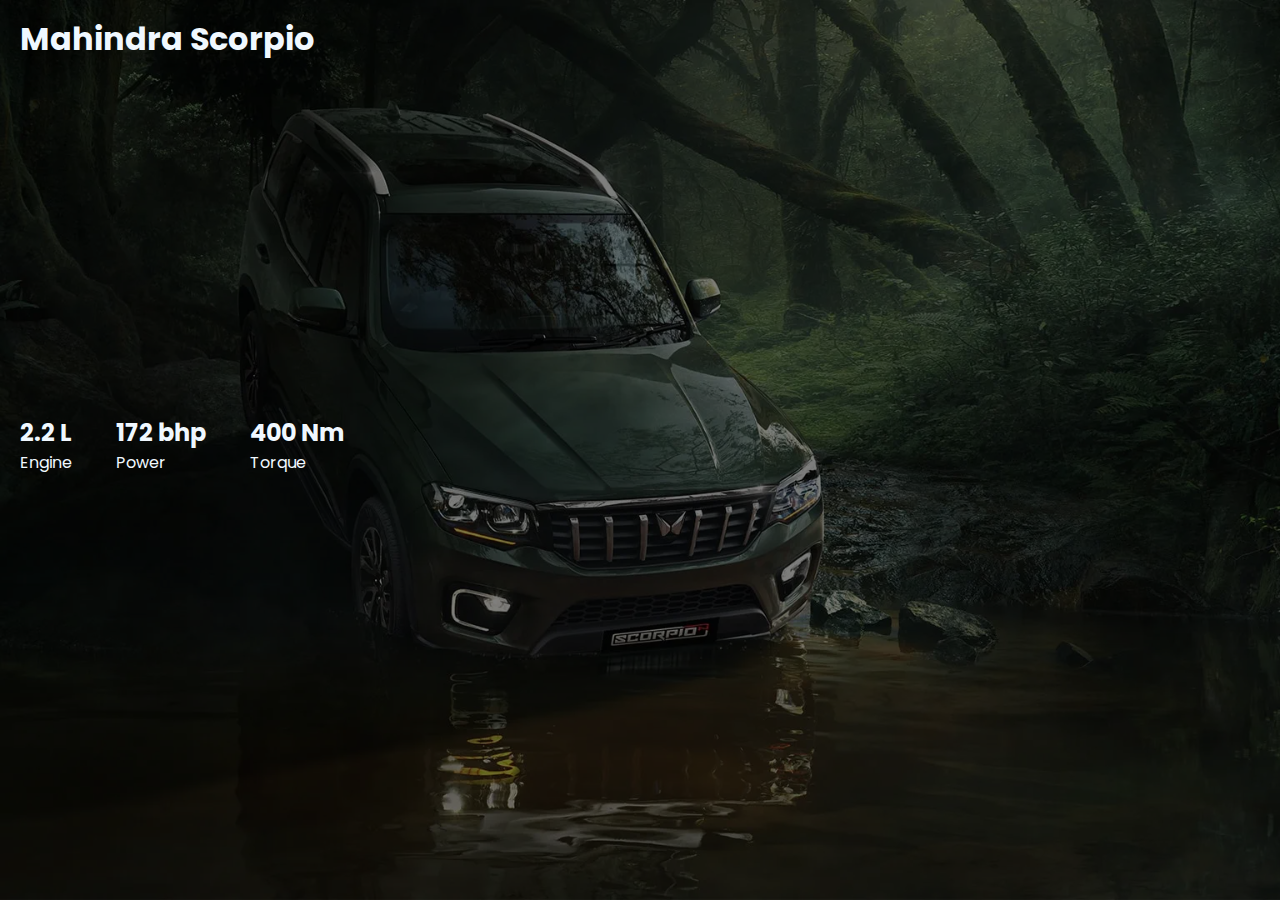
<file: scorpio.html>
<!DOCTYPE html>
<html lang="en">
<head>
    <meta charset="UTF-8">
    <meta http-equiv="X-UA-Compatible" content="IE=edge">
    <meta name="viewport" content="width=device-width, initial-scale=1.0">
    <link href="https://cdn.jsdelivr.net/npm/bootstrap@5.1.3/dist/css/bootstrap.min.css" rel="stylesheet" integrity="sha384-1BmE4kWBq78iYhFldvKuhfTAU6auU8tT94WrHftjDbrCEXSU1oBoqyl2QvZ6jIW3" crossorigin="anonymous">
    <title>Scorpio</title>
    <link rel="stylesheet" href="styles1.css">
</head>
<body>
    <div class="container-fluid banner scorpio ">
        <div class ="row">
            <div class="name col-lg-12-md-6-sm-4">
                <h1>Mahindra Scorpio</h1>
            </div>
            <div class="col-lg-12-md-6-sm-4 specs" >
                <ul class="list-inline">
                    <li><h2>2.2 L  </h2>
                        <p>Engine</p></li>
                    <li><h2>172 bhp  </h2>
                        <p>Power</p></li>
                    <li><h2>400 Nm  </h2>
                        <p>Torque</p></li>
                </ul>
            </div>
        </div>
    </div>
</body>
</html>
</file>
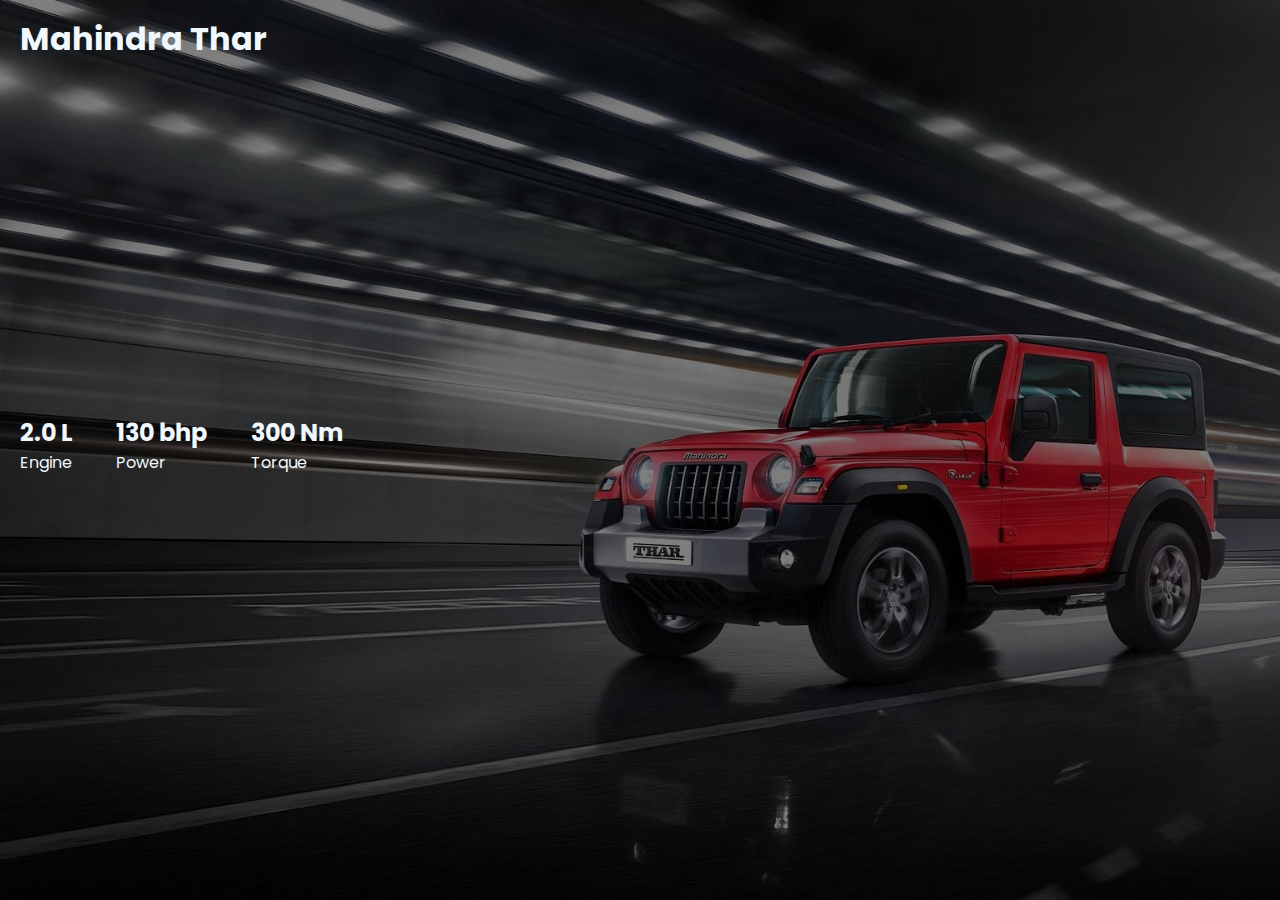
<file: thar.html>
<!DOCTYPE html>
<html lang="en">
<head>
    <meta charset="UTF-8">
    <meta http-equiv="X-UA-Compatible" content="IE=edge">
    <meta name="viewport" content="width=device-width, initial-scale=1.0">
    <link href="https://cdn.jsdelivr.net/npm/bootstrap@5.1.3/dist/css/bootstrap.min.css" rel="stylesheet" integrity="sha384-1BmE4kWBq78iYhFldvKuhfTAU6auU8tT94WrHftjDbrCEXSU1oBoqyl2QvZ6jIW3" crossorigin="anonymous">
    <title>Thar</title>
    <link rel="stylesheet" href="styles1.css">
</head>
<body>
    <div class="container-fluid banner thar ">
        <div class ="row">
            <div class="name col-lg-12-md-6-sm-4">
                <h1>Mahindra Thar</h1>
            </div>
            <div class="col-lg-12-md-6-sm-4 specs" >
                <ul class="list-inline">
                    <li><h2>2.0 L  </h2>
                        <p>Engine</p></li>
                    <li><h2>130 bhp  </h2>
                        <p>Power</p></li>
                    <li><h2>300 Nm  </h2>
                        <p>Torque</p></li>
                </ul>
            </div>
        </div>
    </div>
</body>
</html>
</file>
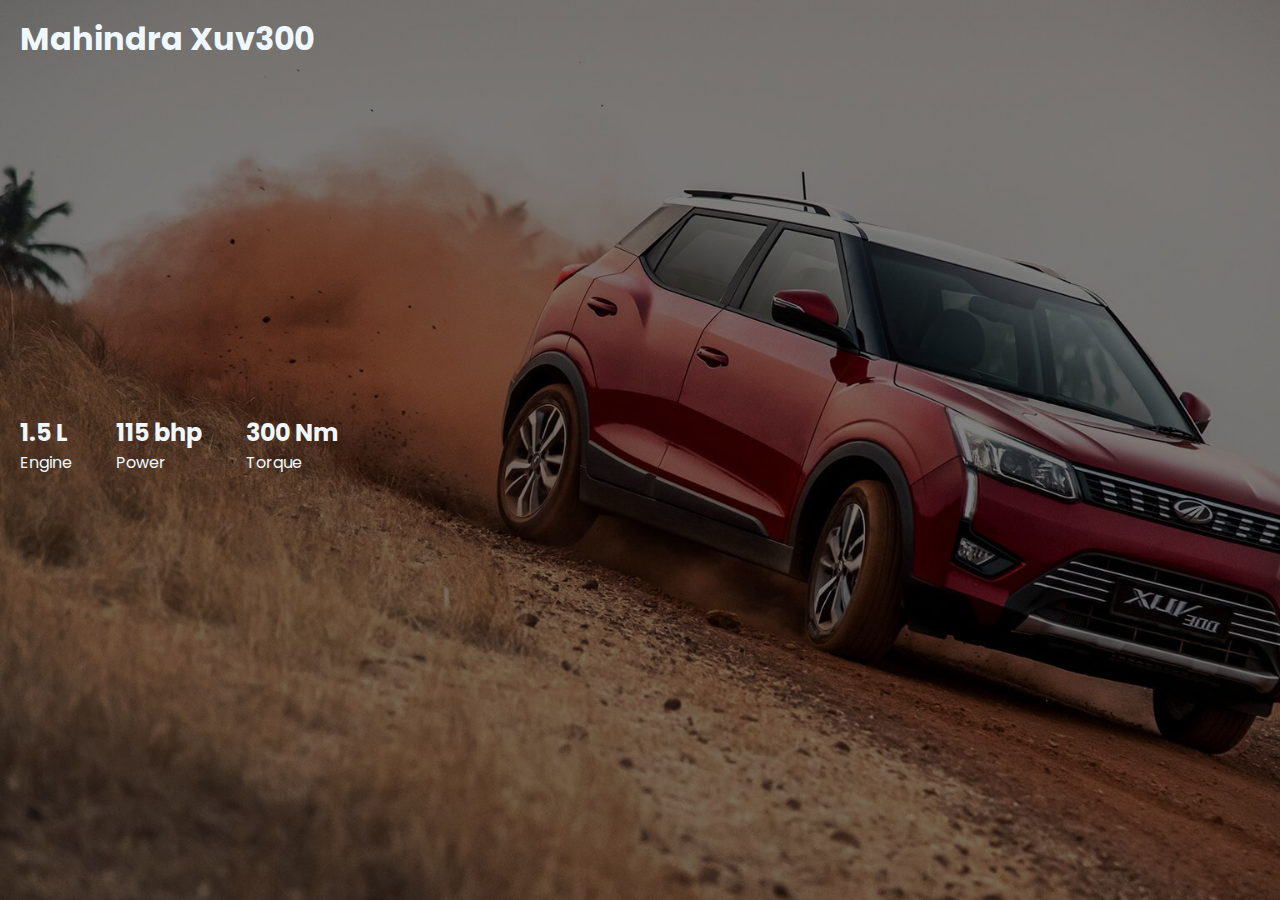
<file: xuv300.html>
<!DOCTYPE html>
<html lang="en">
<head>
    <meta charset="UTF-8">
    <meta http-equiv="X-UA-Compatible" content="IE=edge">
    <meta name="viewport" content="width=device-width, initial-scale=1.0">
    <link href="https://cdn.jsdelivr.net/npm/bootstrap@5.1.3/dist/css/bootstrap.min.css" rel="stylesheet" integrity="sha384-1BmE4kWBq78iYhFldvKuhfTAU6auU8tT94WrHftjDbrCEXSU1oBoqyl2QvZ6jIW3" crossorigin="anonymous">
    <title> XUV300</title>
    <link rel="stylesheet" href="styles1.css">
</head>
<body>
    <div class="container-fluid banner xuv300 ">
        <div class ="row">
            <div class="name col-lg-12-md-6-sm-4">
                <h1>Mahindra Xuv300</h1>
            </div>
            <div class="col-lg-12-md-6-sm-4 specs" >
                <ul class="list-inline">
                    <li><h2>1.5 L  </h2>
                        <p>Engine</p></li>
                    <li><h2>115 bhp  </h2>
                        <p>Power</p></li>
                    <li><h2>300 Nm  </h2>
                        <p>Torque</p></li>
                </ul>
            </div>
        </div>
    </div>
</body>
</html>
</file>
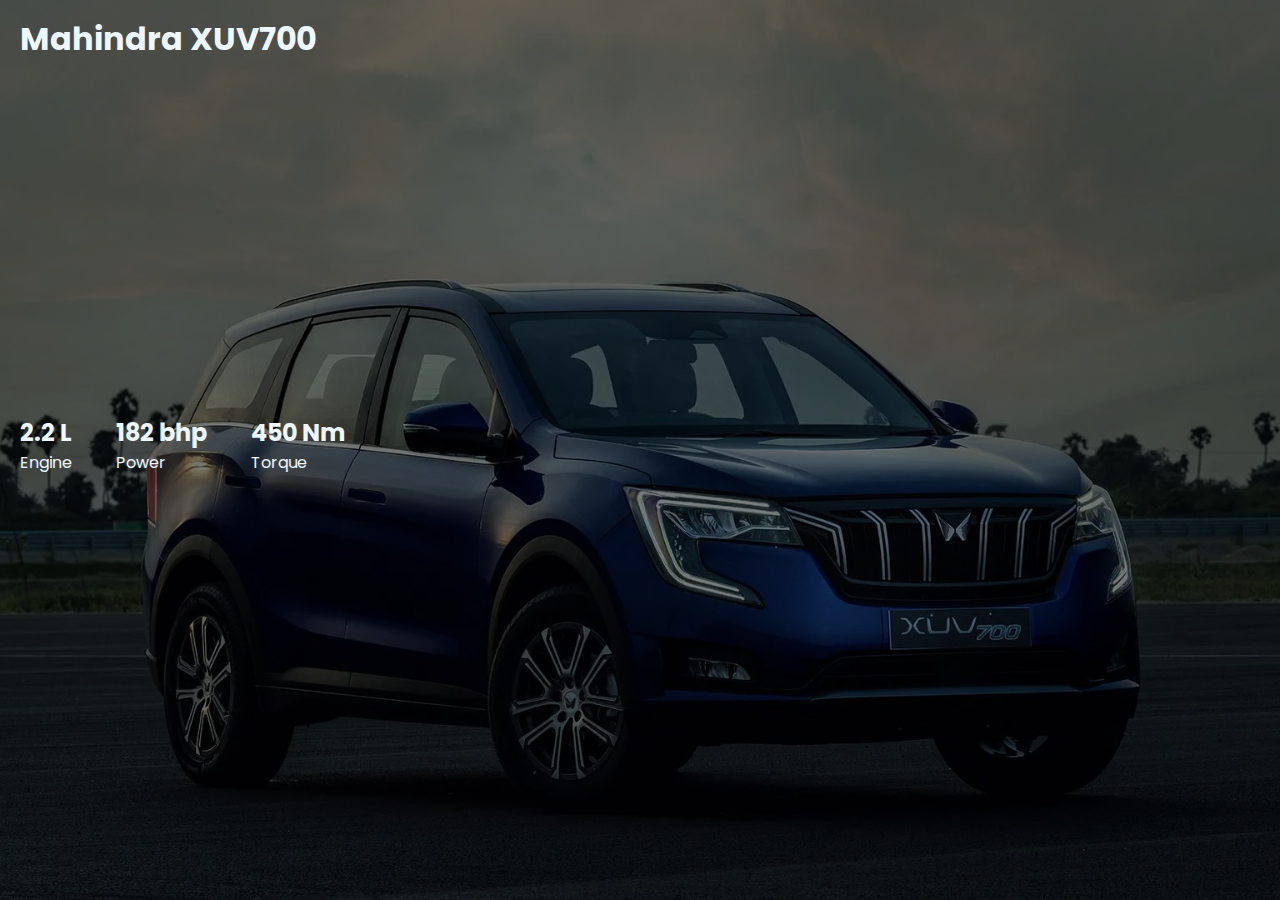
<file: xuv700.html>
<!DOCTYPE html>
<html lang="en">
<head>
    <meta charset="UTF-8">
    <meta http-equiv="X-UA-Compatible" content="IE=edge">
    <meta name="viewport" content="width=device-width, initial-scale=1.0">
    <link href="https://cdn.jsdelivr.net/npm/bootstrap@5.1.3/dist/css/bootstrap.min.css" rel="stylesheet" integrity="sha384-1BmE4kWBq78iYhFldvKuhfTAU6auU8tT94WrHftjDbrCEXSU1oBoqyl2QvZ6jIW3" crossorigin="anonymous">
    <title>XUV700</title>
    <link rel="stylesheet" href="styles1.css">
</head>
<body>
    <div class="container-fluid banner xuv700 ">
        <div class ="row">
            <div class="name col-lg-12-md-6-sm-4">
                <h1>Mahindra XUV700</h1>
            </div>
            <div class="col-lg-12-md-6-sm-4 specs" >
                <ul class="list-inline">
                    <li><h2>2.2 L  </h2>
                        <p>Engine</p></li>
                    <li><h2>182 bhp  </h2>
                        <p>Power</p></li>
                    <li><h2>450 Nm  </h2>
                        <p>Torque</p></li>
                </ul>
            </div>
        </div>
    </div>
</body>
</html>
</file>
<file: styles1.css>
@import url('https://fonts.googleapis.com/css2?family=Poppins:wght@400;700&display=swap');
*{
    font-family:'Poppins', sans-serif;
    text-decoration: none;
    /* background-image: url("Images/dc100-land-rover-hpv7lcuhhmsp7e2w.jpeg"); */
    margin:0;
    padding:0;
    color:aliceblue;

}
.banner{
    height:100vh;
    width:100%;
    background-image: url("Images/riccardo-pierri-bDsrGJFZsec-unsplash.jpg");
    background-position: center;
    background-size: cover;
    background-repeat:no-repeat;
    background-color:rgba(0,0,0,0.5);
    background-blend-mode: multiply;
}

/* ul{
    flex: 1;
    text-align: center;

}  */


 ul li {
    display :inline-block;
    margin-left: 20px ;
    margin-right: 20px;
    
}
.thar{
    background-image: url("Images/wp7538925-mahindra-thar-2020-wallpapers.jpg");
}

.scorpio{
    background-image: url("Images/Z101_1\ -\ 920x1080.webp");
}
.xuv300{
    background-image: url("Images/wp4917224-mahindra-xuv300-wallpapers.jpg");
}
.xuv700{
    background-image: url("Images/big01.webp");
}
.specs{
    margin-top:22rem;
      
}
/* .specs ul{
    padding-bottom:0;
} */
.name h1{
    padding-left: 20px;
    padding-top: 15px;
}
.name h1{
    font-weight: bolder;
    
}
</file>
